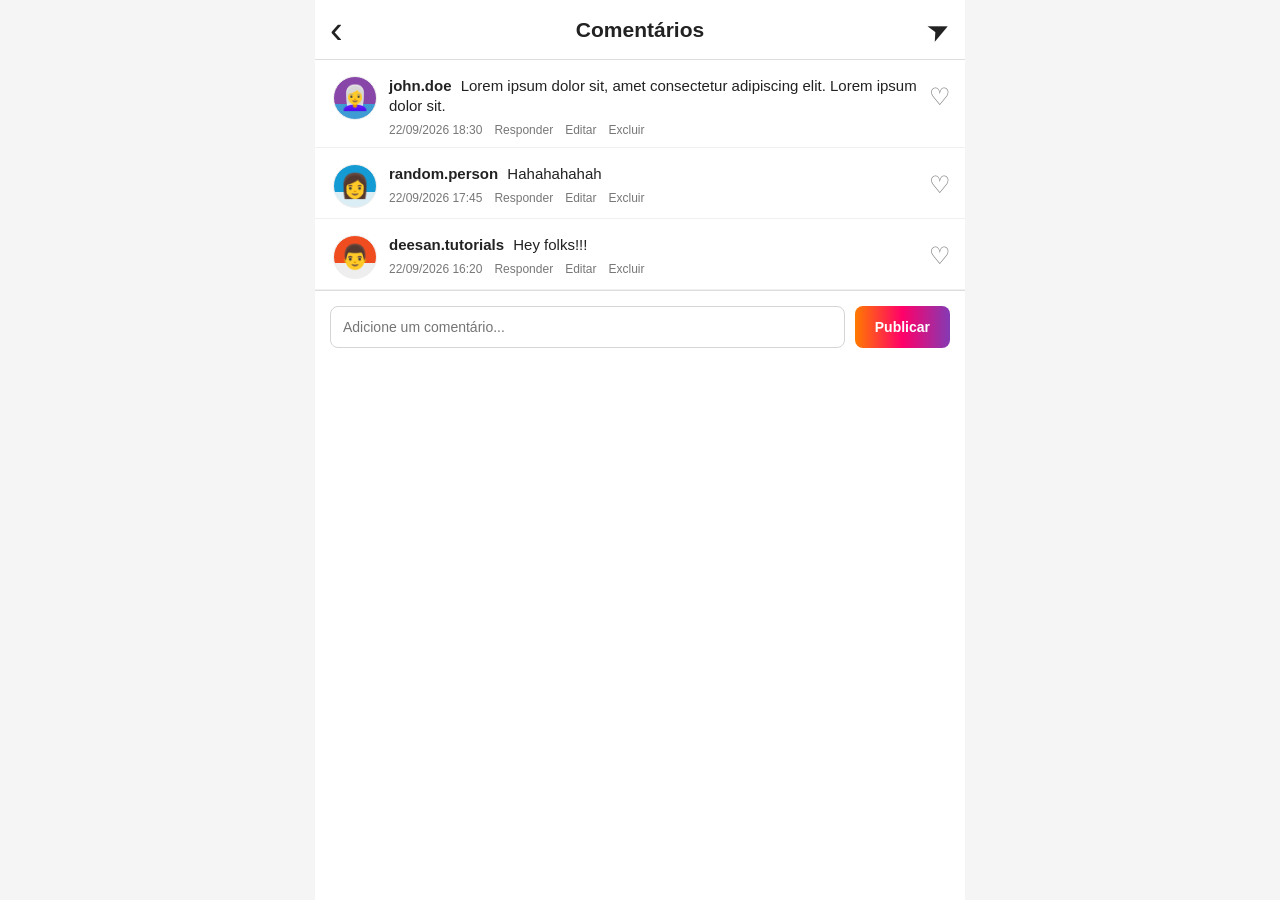
<file: Comments/Index.html>
<!DOCTYPE html>
<html lang="pt-BR">

<head>

    <meta charset="UTF-8">

    <meta
        name="viewport"
        content="width=device-width, initial-scale=1.0"
    >

    <title>Comentários - InstaBook</title>

    <!-- CSS GLOBAL -->
    <link rel="stylesheet" href="../style.css">

    <!-- CSS ESPECÍFICO -->
    <link rel="stylesheet" href="./style.css">

</head>

<body>

    <div class="comments-container">

        <!-- CABEÇALHO -->

        <header class="comments-header">

            <button
                class="voltar"
                id="backButton"
            >
                ‹
            </button>

            <h1>
                Comentários
            </h1>

            <button
                class="enviar"
                id="sendButton"
            >
                ➤
            </button>

        </header>


        <!-- LISTA DE COMENTÁRIOS -->

        <div
            class="comments-list"
            id="commentsList"
        >

            <!-- COMENTÁRIO 1 -->

            <div
                class="comment"
                data-comment-id="1"
            >

                <div class="avatar avatar-roxo">
                    👩‍🦳
                </div>

                <div class="comment-content">

                    <div class="comment-text">

                        <strong>
                            john.doe
                        </strong>

                        Lorem ipsum dolor sit, amet consectetur
                        adipiscing elit. Lorem ipsum dolor sit.

                    </div>

                    <div class="comment-info">

                        <span>
                            22/09/2026 18:30
                        </span>

                        <button class="comment-action">
                            Responder
                        </button>

                        <button class="comment-action edit-button">
                            Editar
                        </button>

                        <button class="comment-action delete-button">
                            Excluir
                        </button>

                    </div>

                </div>

                <button class="like">
                    ♡
                </button>

            </div>


            <!-- COMENTÁRIO 2 -->

            <div
                class="comment"
                data-comment-id="2"
            >

                <div class="avatar avatar-azul">
                    👩
                </div>

                <div class="comment-content">

                    <div class="comment-text">

                        <strong>
                            random.person
                        </strong>

                        Hahahahahah

                    </div>

                    <div class="comment-info">

                        <span>
                            22/09/2026 17:45
                        </span>

                        <button class="comment-action">
                            Responder
                        </button>

                        <button class="comment-action edit-button">
                            Editar
                        </button>

                        <button class="comment-action delete-button">
                            Excluir
                        </button>

                    </div>

                </div>

                <button class="like">
                    ♡
                </button>

            </div>


            <!-- COMENTÁRIO 3 -->

            <div
                class="comment"
                data-comment-id="3"
            >

                <div class="avatar avatar-vermelho">
                    👨
                </div>

                <div class="comment-content">

                    <div class="comment-text">

                        <strong>
                            deesan.tutorials
                        </strong>

                        Hey folks!!!

                    </div>

                    <div class="comment-info">

                        <span>
                            22/09/2026 16:20
                        </span>

                        <button class="comment-action">
                            Responder
                        </button>

                        <button class="comment-action edit-button">
                            Editar
                        </button>

                        <button class="comment-action delete-button">
                            Excluir
                        </button>

                    </div>

                </div>

                <button class="like">
                    ♡
                </button>

            </div>

        </div>


        <!-- CAMPO DE NOVO COMENTÁRIO -->

        <div class="new-comment">

            <input
                type="text"
                id="commentInput"
                class="input"
                placeholder="Adicione um comentário..."
            >

            <button
                class="primary-button"
                id="addCommentButton"
            >
                Publicar
            </button>

        </div>

    </div>


    <script src="./script5.js"></script>

</body>

</html>
</file>
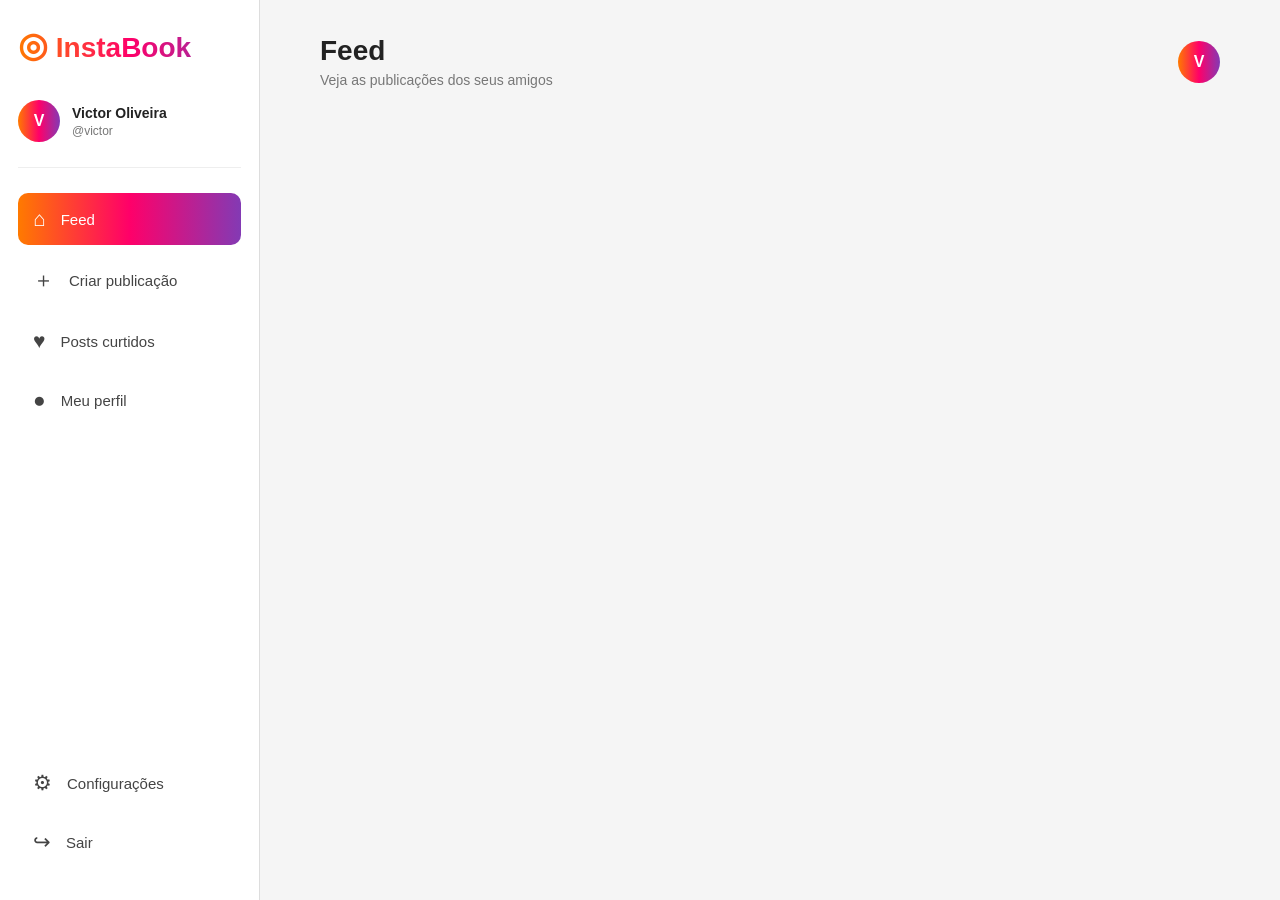
<file: Feed/index.html>
<!DOCTYPE html>
<html lang="pt-BR">

<head>

    <meta charset="UTF-8">

    <meta
        name="viewport"
        content="width=device-width, initial-scale=1.0"
    >

    <title>InstaBook - Feed</title>

    <link
        rel="stylesheet"
        href="../style.css"
    >

    <link
        rel="stylesheet"
        href="./style.css"
    >

</head>

<body>

    <!-- ========================================
         MENU LATERAL
    ======================================== -->

    <aside class="sidebar">

        <div class="logo">

            <span>◎</span>

            InstaBook

        </div>


        <!-- USUÁRIO -->

        <div class="user-profile">

            <div class="profile-picture">
                V
            </div>

            <div>

                <strong id="profileName">
                    Victor Oliveira
                </strong>

                <span id="profileTag">
                    @victor
                </span>

            </div>

        </div>


        <!-- MENU -->

        <nav class="sidebar-menu">

            <button
                class="menu-item active"
                data-page="feed"
            >
                <span>⌂</span>
                Feed
            </button>


            <button
                class="menu-item"
                data-page="create"
            >
                <span>＋</span>
                Criar publicação
            </button>


            <button
                class="menu-item"
                data-page="liked"
            >
                <span>♥</span>
                Posts curtidos
            </button>


            <button
                class="menu-item"
                data-page="profile"
            >
                <span>●</span>
                Meu perfil
            </button>

        </nav>


        <!-- PARTE INFERIOR -->

        <div class="sidebar-bottom">

            <button class="menu-item">

                <span>⚙</span>

                Configurações

            </button>


            <button
                class="menu-item"
                id="logoutButton"
            >

                <span>↪</span>

                Sair

            </button>

        </div>

    </aside>


    <!-- ========================================
         CONTEÚDO
    ======================================== -->

    <main class="main-content">


        <!-- CABEÇALHO -->

        <header class="top-bar">

            <div>

                <h1>
                    Feed
                </h1>

                <p>
                    Veja as publicações dos seus amigos
                </p>

            </div>


            <div class="top-profile">

                <div class="small-profile">
                    V
                </div>

            </div>

        </header>


        <!-- ========================================
             FEED
        ======================================== -->

        <section
            id="feedPage"
            class="page"
        >

            <div id="postsContainer">
            </div>

        </section>


        <!-- ========================================
             POST COMPLETO
        ======================================== -->

        <section
            id="postPage"
            class="page hidden"
        >

            <button
                id="backButton"
                class="back-button"
            >
                ← Voltar para o feed
            </button>


            <div id="fullPostContainer">
            </div>

        </section>


        <!-- ========================================
             OUTRAS PÁGINAS
        ======================================== -->

        <section
            id="otherPage"
            class="page hidden"
        >

            <div class="empty-page">

                <div class="empty-icon">
                    🚧
                </div>

                <h2>
                    Página em desenvolvimento
                </h2>

                <p>
                    Essa parte será criada posteriormente.
                </p>

                <button
                    id="returnFeedButton"
                    class="primary-button"
                >
                    Voltar para o feed
                </button>

            </div>

        </section>

    </main>


    <script src="./script.js"></script>

</body>

</html>
</file>
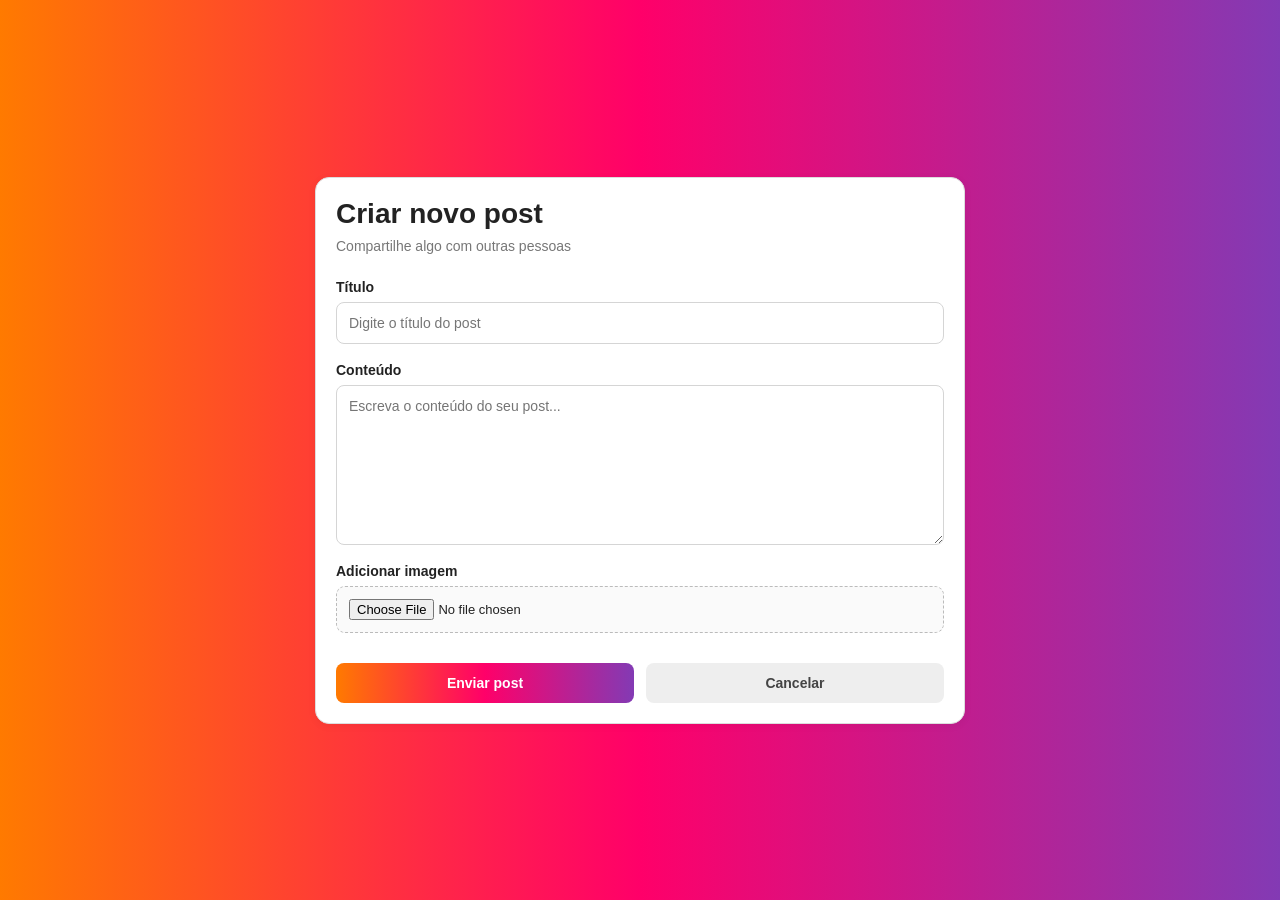
<file: Post Creation/index.html>
<!DOCTYPE html>
<html lang="pt-BR">

<head>

    <meta charset="UTF-8">

    <meta
        name="viewport"
        content="width=device-width, initial-scale=1.0"
    >

    <title>Criar Post - InstaBook</title>

    <!-- CSS GLOBAL -->
    <link rel="stylesheet" href="../style.css">

    <!-- CSS ESPECÍFICO -->
    <link rel="stylesheet" href="./style.css">

</head>

<body>

    <div class="container">

        <div class="formulario card">

            <h1 class="page-title">
                Criar novo post
            </h1>

            <p class="page-subtitle">
                Compartilhe algo com outras pessoas
            </p>


            <form>

                <label for="titulo">
                    Título
                </label>

                <input
                    class="input"
                    type="text"
                    id="titulo"
                    name="titulo"
                    placeholder="Digite o título do post"
                    required
                >


                <label for="conteudo">
                    Conteúdo
                </label>

                <textarea
                    class="input"
                    id="conteudo"
                    name="conteudo"
                    placeholder="Escreva o conteúdo do seu post..."
                    required
                ></textarea>


                <label for="imagem">
                    Adicionar imagem
                </label>

                <input
                    type="file"
                    id="imagem"
                    name="imagem"
                    accept="image/*"
                >


                <div class="botoes">

                    <button
                        type="submit"
                        class="primary-button btn-enviar"
                    >
                        Enviar post
                    </button>

                    <button
                        type="button"
                        class="btn-cancelar"
                        id="cancelButton"
                    >
                        Cancelar
                    </button>

                </div>

            </form>

        </div>

    </div>


    <script src="./script.js"></script>

</body>

</html>
</file>
<file: style.css>
/* ========================================
   INSTABOOK - CSS GLOBAL
======================================== */


/* ========================================
   CORES
======================================== */

:root {

    --primary-orange: #ff7a00;

    --primary-pink: #ff0069;

    --primary-purple: #833ab4;

    --primary-gradient: linear-gradient(
        90deg,
        #ff7a00,
        #ff0069,
        #833ab4
    );

    --background-color: #f5f5f5;

    --card-color: #ffffff;

    --text-color: #222222;

    --secondary-text: #777777;

    --border-color: #dddddd;

    --input-border: #d5d5d5;

    --danger-color: #e63946;

    --success-color: #2a9d8f;

}


/* ========================================
   CONFIGURAÇÕES GERAIS
======================================== */

* {
    margin: 0;

    padding: 0;

    box-sizing: border-box;
}


body {
    font-family: Arial, Helvetica, sans-serif;

    background-color: var(--background-color);

    color: var(--text-color);
}


/* ========================================
   BOTÃO PRINCIPAL
======================================== */

.primary-button {

    border: none;

    padding: 12px 20px;

    border-radius: 8px;

    background: var(--primary-gradient);

    color: white;

    font-size: 14px;

    font-weight: bold;

    cursor: pointer;

    transition: 0.2s;
}


.primary-button:hover {

    opacity: 0.9;

    transform: translateY(-1px);
}


/* ========================================
   CARD
======================================== */

.card {

    background-color: var(--card-color);

    border: 1px solid var(--border-color);

    border-radius: 14px;

    padding: 20px;

    box-shadow: 0 2px 8px rgba(0, 0, 0, 0.05);
}


/* ========================================
   INPUT
======================================== */

.input {

    width: 100%;

    padding: 12px;

    border: 1px solid var(--input-border);

    border-radius: 8px;

    outline: none;

    font-family: Arial, Helvetica, sans-serif;

    font-size: 14px;

    transition: 0.2s;
}


.input:focus {

    border-color: var(--primary-pink);

    box-shadow:
        0 0 0 3px
        rgba(214, 36, 159, 0.10);
}


/* ========================================
   TÍTULOS
======================================== */

.page-title {

    font-size: 28px;

    color: var(--text-color);

    margin-bottom: 8px;
}


.page-subtitle {

    color: var(--secondary-text);

    font-size: 14px;

    margin-bottom: 25px;
}


/* ========================================
   RESPONSIVIDADE
======================================== */

@media (max-width: 600px) {

    .page-title {

        font-size: 23px;
    }

}
</file>
<file: Comments/style.css>
/* ========================================
   COMMENTS
======================================== */

body {
    min-height: 100vh;
    background-color: var(--background-color);
}


/* ========================================
   CONTAINER
======================================== */

.comments-container {
    width: 100%;
    max-width: 650px;
    min-height: 100vh;
    margin: 0 auto;
    background-color: var(--card-color);
}


/* ========================================
   CABEÇALHO
======================================== */

.comments-header {
    height: 60px;

    display: flex;
    align-items: center;
    justify-content: space-between;

    padding: 0 15px;

    border-bottom: 1px solid var(--border-color);

    position: sticky;
    top: 0;

    background-color: var(--card-color);

    z-index: 10;
}

.comments-header h1 {
    position: absolute;

    left: 50%;

    transform: translateX(-50%);

    font-size: 21px;

    font-weight: 600;

    color: var(--text-color);
}


/* ========================================
   BOTÕES DO CABEÇALHO
======================================== */

.voltar,
.enviar {
    background: none;
    border: none;

    cursor: pointer;

    color: var(--text-color);
}

.voltar {
    font-size: 38px;

    line-height: 1;

    font-weight: 300;
}

.enviar {
    font-size: 27px;

    transform: rotate(-25deg);
}

.voltar:hover,
.enviar:hover {
    color: var(--primary-pink);
}


/* ========================================
   LISTA
======================================== */

.comments-list {
    width: 100%;
}


/* ========================================
   COMENTÁRIO
======================================== */

.comment {
    width: 100%;

    display: flex;

    align-items: flex-start;

    padding: 16px 16px 10px 18px;

    position: relative;

    border-bottom: 1px solid #f0f0f0;
}


/* ========================================
   AVATAR
======================================== */

.avatar {
    width: 44px;
    height: 44px;

    min-width: 44px;

    border-radius: 50%;

    display: flex;

    align-items: center;
    justify-content: center;

    font-size: 24px;

    margin-right: 12px;

    border: 1px solid #eeeeee;
}

.avatar-roxo {
    background: linear-gradient(
        to bottom,
        #8847a8 0%,
        #8847a8 65%,
        #3e9bd3 65%,
        #3e9bd3 100%
    );
}

.avatar-azul {
    background: linear-gradient(
        to bottom,
        #159bd4 0%,
        #159bd4 65%,
        #dceef5 65%,
        #dceef5 100%
    );
}

.avatar-vermelho {
    background: linear-gradient(
        to bottom,
        #ef4c20 0%,
        #ef4c20 65%,
        #eeeeee 65%,
        #eeeeee 100%
    );
}


/* ========================================
   CONTEÚDO
======================================== */

.comment-content {
    flex: 1;

    padding-right: 30px;
}

.comment-text {
    font-size: 15px;

    line-height: 20px;

    color: var(--text-color);
}

.comment-text strong {
    font-weight: 700;

    margin-right: 5px;
}


/* ========================================
   INFORMAÇÕES
======================================== */

.comment-info {
    display: flex;

    align-items: center;

    gap: 12px;

    margin-top: 7px;

    color: var(--secondary-text);

    font-size: 12px;

    flex-wrap: wrap;
}


/* ========================================
   AÇÕES DO COMENTÁRIO
======================================== */

.comment-action {
    border: none;

    background: none;

    color: var(--secondary-text);

    font-size: 12px;

    cursor: pointer;

    padding: 0;
}

.comment-action:hover {
    color: var(--primary-pink);

    text-decoration: underline;
}


/* ========================================
   EXCLUIR
======================================== */

.delete-button:hover {
    color: var(--danger-color);
}


/* ========================================
   CURTIR
======================================== */

.like {
    position: absolute;

    right: 14px;
    top: 23px;

    background: none;

    border: none;

    font-size: 24px;

    color: var(--secondary-text);

    cursor: pointer;
}

.like:hover {
    color: var(--primary-pink);
}

.like.liked {
    color: var(--primary-pink);
}


/* ========================================
   NOVO COMENTÁRIO
======================================== */

.new-comment {
    display: flex;

    gap: 10px;

    padding: 15px;

    border-top: 1px solid var(--border-color);

    position: sticky;

    bottom: 0;

    background-color: var(--card-color);
}

.new-comment .input {
    flex: 1;
}

.new-comment .primary-button {
    white-space: nowrap;
}


/* ========================================
   RESPONSIVIDADE
======================================== */

@media (max-width: 600px) {

    .comments-container {
        max-width: 100%;
    }

    .comment {
        padding-left: 12px;
        padding-right: 12px;
    }

    .avatar {
        width: 40px;
        height: 40px;

        min-width: 40px;

        font-size: 21px;

        margin-right: 10px;
    }

    .comment-text {
        font-size: 14px;
    }

    .comment-info {
        gap: 9px;
    }

    .new-comment {
        padding: 10px;
    }

    .new-comment .primary-button {
        padding: 10px 13px;
    }
}
</file>
<file: Feed/style.css>
/* ========================================
   FEED
======================================== */


/* ========================================
   SIDEBAR
======================================== */

.sidebar {

    position: fixed;

    left: 0;

    top: 0;

    width: 260px;

    height: 100vh;

    background-color: var(--card-color);

    border-right: 1px solid var(--border-color);

    display: flex;

    flex-direction: column;

    padding: 25px 18px;

    z-index: 10;
}


/* ========================================
   LOGO
======================================== */

.logo {

    font-size: 28px;

    font-weight: bold;

    margin-bottom: 35px;

    background: var(--primary-gradient);

    -webkit-background-clip: text;

    -webkit-text-fill-color: transparent;
}


.logo span {

    font-size: 34px;
}


/* ========================================
   PERFIL
======================================== */

.user-profile {

    display: flex;

    align-items: center;

    gap: 12px;

    padding-bottom: 25px;

    border-bottom: 1px solid #eeeeee;
}


.profile-picture,
.small-profile,
.post-avatar,
.comment-avatar {

    display: flex;

    align-items: center;

    justify-content: center;

    color: white;

    font-weight: bold;

    background: var(--primary-gradient);
}


.profile-picture {

    width: 42px;

    height: 42px;

    border-radius: 50%;
}


.user-profile strong {

    display: block;

    font-size: 14px;
}


.user-profile span {

    display: block;

    margin-top: 3px;

    color: var(--secondary-text);

    font-size: 12px;
}


/* ========================================
   MENU
======================================== */

.sidebar-menu {

    margin-top: 25px;
}


.menu-item {

    width: 100%;

    border: none;

    background: transparent;

    padding: 14px 15px;

    margin-bottom: 7px;

    border-radius: 10px;

    display: flex;

    align-items: center;

    gap: 15px;

    font-size: 15px;

    cursor: pointer;

    color: #444444;

    text-align: left;

    transition: 0.2s;
}


.menu-item span {

    font-size: 21px;
}


.menu-item:hover {

    background-color: #f1f1f1;
}


.menu-item.active {

    color: white;

    background: var(--primary-gradient);
}


.sidebar-bottom {

    margin-top: auto;
}


/* ========================================
   CONTEÚDO
======================================== */

.main-content {

    margin-left: 260px;

    min-height: 100vh;

    padding: 35px 50px;
}


.top-bar {

    max-width: 900px;

    margin: auto;

    display: flex;

    align-items: center;

    justify-content: space-between;

    margin-bottom: 30px;
}


.top-bar h1 {

    font-size: 28px;
}


.top-bar p {

    margin-top: 5px;

    color: var(--secondary-text);

    font-size: 14px;
}


.small-profile {

    width: 42px;

    height: 42px;

    border-radius: 50%;
}


/* ========================================
   POSTS
======================================== */

#postsContainer {

    max-width: 700px;

    margin: auto;
}


.post-card {

    background-color: var(--card-color);

    border: 1px solid var(--border-color);

    border-radius: 14px;

    margin-bottom: 25px;

    overflow: hidden;
}


.post-header {

    display: flex;

    align-items: center;

    gap: 12px;

    padding: 18px;
}


.post-avatar {

    width: 45px;

    height: 45px;

    border-radius: 50%;
}


.post-user strong {

    display: block;

    font-size: 15px;
}


.post-user span {

    display: block;

    margin-top: 3px;

    color: var(--secondary-text);

    font-size: 12px;
}


.post-content {

    padding: 0 18px 18px;
}


.post-content p {

    line-height: 1.5;

    color: #333333;
}


.post-image {

    width: 100%;

    height: 350px;

    object-fit: cover;

    display: block;
}


/* ========================================
   INFORMAÇÕES DO POST
======================================== */

.post-info {

    display: flex;

    justify-content: space-between;

    padding: 15px 18px;

    color: var(--secondary-text);

    font-size: 13px;

    border-bottom: 1px solid #eeeeee;
}


.post-actions {

    padding: 12px 18px;

    display: flex;

    justify-content: space-between;
}


.post-action {

    border: none;

    background: transparent;

    cursor: pointer;

    font-size: 14px;

    color: #555555;

    padding: 8px 15px;

    border-radius: 8px;
}


.post-action:hover {

    background-color: #f2f2f2;
}


.view-post {

    border: none;

    background: var(--primary-gradient);

    color: white;

    padding: 9px 18px;

    border-radius: 8px;

    cursor: pointer;

    font-weight: bold;
}


/* ========================================
   POST COMPLETO
======================================== */

.hidden {

    display: none;
}


#postPage {

    max-width: 850px;

    margin: auto;
}


.back-button {

    border: none;

    background-color: white;

    padding: 10px 18px;

    border-radius: 8px;

    cursor: pointer;

    margin-bottom: 20px;

    font-size: 14px;
}


.full-post {

    background-color: var(--card-color);

    border: 1px solid var(--border-color);

    border-radius: 14px;

    overflow: hidden;
}


.full-post .post-image {

    height: 500px;
}


/* ========================================
   COMENTÁRIOS
======================================== */

.comments-section {

    padding: 20px;

    border-top: 1px solid #eeeeee;
}


.comments-section h3 {

    margin-bottom: 20px;
}


.comment {

    display: flex;

    gap: 12px;

    margin-bottom: 18px;
}


.comment-avatar {

    min-width: 38px;

    height: 38px;

    border-radius: 50%;
}


.comment-content {

    background-color: #f3f3f3;

    padding: 10px 13px;

    border-radius: 10px;
}


.comment-content strong {

    display: block;

    font-size: 13px;

    margin-bottom: 4px;
}


.comment-content p {

    font-size: 14px;
}


/* ========================================
   FORMULÁRIO DE COMENTÁRIO
======================================== */

.comment-form {

    display: flex;

    gap: 10px;

    margin-top: 25px;
}


.comment-form input {

    flex: 1;
}


.comment-form button {

    border: none;

    padding: 0 20px;

    border-radius: 8px;

    color: white;

    cursor: pointer;

    background: var(--primary-gradient);
}


/* ========================================
   PÁGINA EM DESENVOLVIMENTO
======================================== */

.empty-page {

    max-width: 600px;

    margin: 100px auto;

    background-color: var(--card-color);

    border: 1px solid var(--border-color);

    border-radius: 15px;

    padding: 50px;

    text-align: center;
}


.empty-icon {

    font-size: 50px;

    margin-bottom: 20px;
}


.empty-page p {

    margin: 10px 0 25px;

    color: var(--secondary-text);
}


/* ========================================
   RESPONSIVIDADE
======================================== */

@media (max-width: 800px) {

    .sidebar {

        width: 75px;

        padding: 20px 10px;
    }


    .logo {

        font-size: 0;

        text-align: center;
    }


    .logo span {

        font-size: 32px;
    }


    .user-profile div:last-child {

        display: none;
    }


    .menu-item {

        justify-content: center;

        padding: 13px 5px;
    }


    .menu-item span {

        font-size: 23px;
    }


    .main-content {

        margin-left: 75px;

        padding: 25px 15px;
    }


    .post-image {

        height: 280px;
    }


    .full-post .post-image {

        height: 350px;
    }

}


@media (max-width: 500px) {

    .main-content {

        padding: 20px 10px;
    }


    .top-bar h1 {

        font-size: 23px;
    }


    .post-image {

        height: 230px;
    }


    .post-actions {

        flex-direction: column;

        gap: 5px;
    }


    .post-action {

        width: 100%;
    }

}
</file>
<file: Post Creation/style.css>
/* ========================================
   POST CREATION
======================================== */


/* ========================================
   FUNDO DA PÁGINA
======================================== */

body {

    min-height: 100vh;

    background: var(--primary-gradient);

    display: flex;

    justify-content: center;

    align-items: center;

    padding: 30px;
}


/* ========================================
   CONTAINER
======================================== */

.container {

    width: 100%;

    max-width: 650px;
}


/* ========================================
   FORMULÁRIO
======================================== */

.formulario {

    width: 100%;

}


/* ========================================
   FORM
======================================== */

.formulario form {

    display: flex;

    flex-direction: column;
}


/* ========================================
   LABEL
======================================== */

.formulario label {

    color: var(--text-color);

    font-size: 14px;

    font-weight: bold;

    margin-top: 18px;

    margin-bottom: 7px;
}


.formulario label:first-of-type {

    margin-top: 0;
}


/* ========================================
   TEXTAREA
======================================== */

.formulario textarea {

    min-height: 160px;

    resize: vertical;
}


/* ========================================
   IMAGEM
======================================== */

.formulario input[type="file"] {

    width: 100%;

    padding: 12px;

    border: 1px dashed #bbbbbb;

    border-radius: 9px;

    background-color: #fafafa;

    cursor: pointer;

    font-size: 13px;
}


/* ========================================
   BOTÕES
======================================== */

.botoes {

    display: flex;

    gap: 12px;

    margin-top: 30px;
}


.botoes button {

    flex: 1;
}


/* ========================================
   BOTÃO CANCELAR
======================================== */

.btn-cancelar {

    border: none;

    padding: 12px 20px;

    border-radius: 8px;

    background-color: #eeeeee;

    color: #444444;

    font-size: 14px;

    font-weight: bold;

    cursor: pointer;

    transition: 0.2s;
}


.btn-cancelar:hover {

    background-color: #dddddd;
}


/* ========================================
   RESPONSIVIDADE
======================================== */

@media (max-width: 600px) {

    body {

        padding: 15px;
    }


    .formulario {

        padding: 25px;
    }


    .botoes {

        flex-direction: column;
    }

}
</file>
